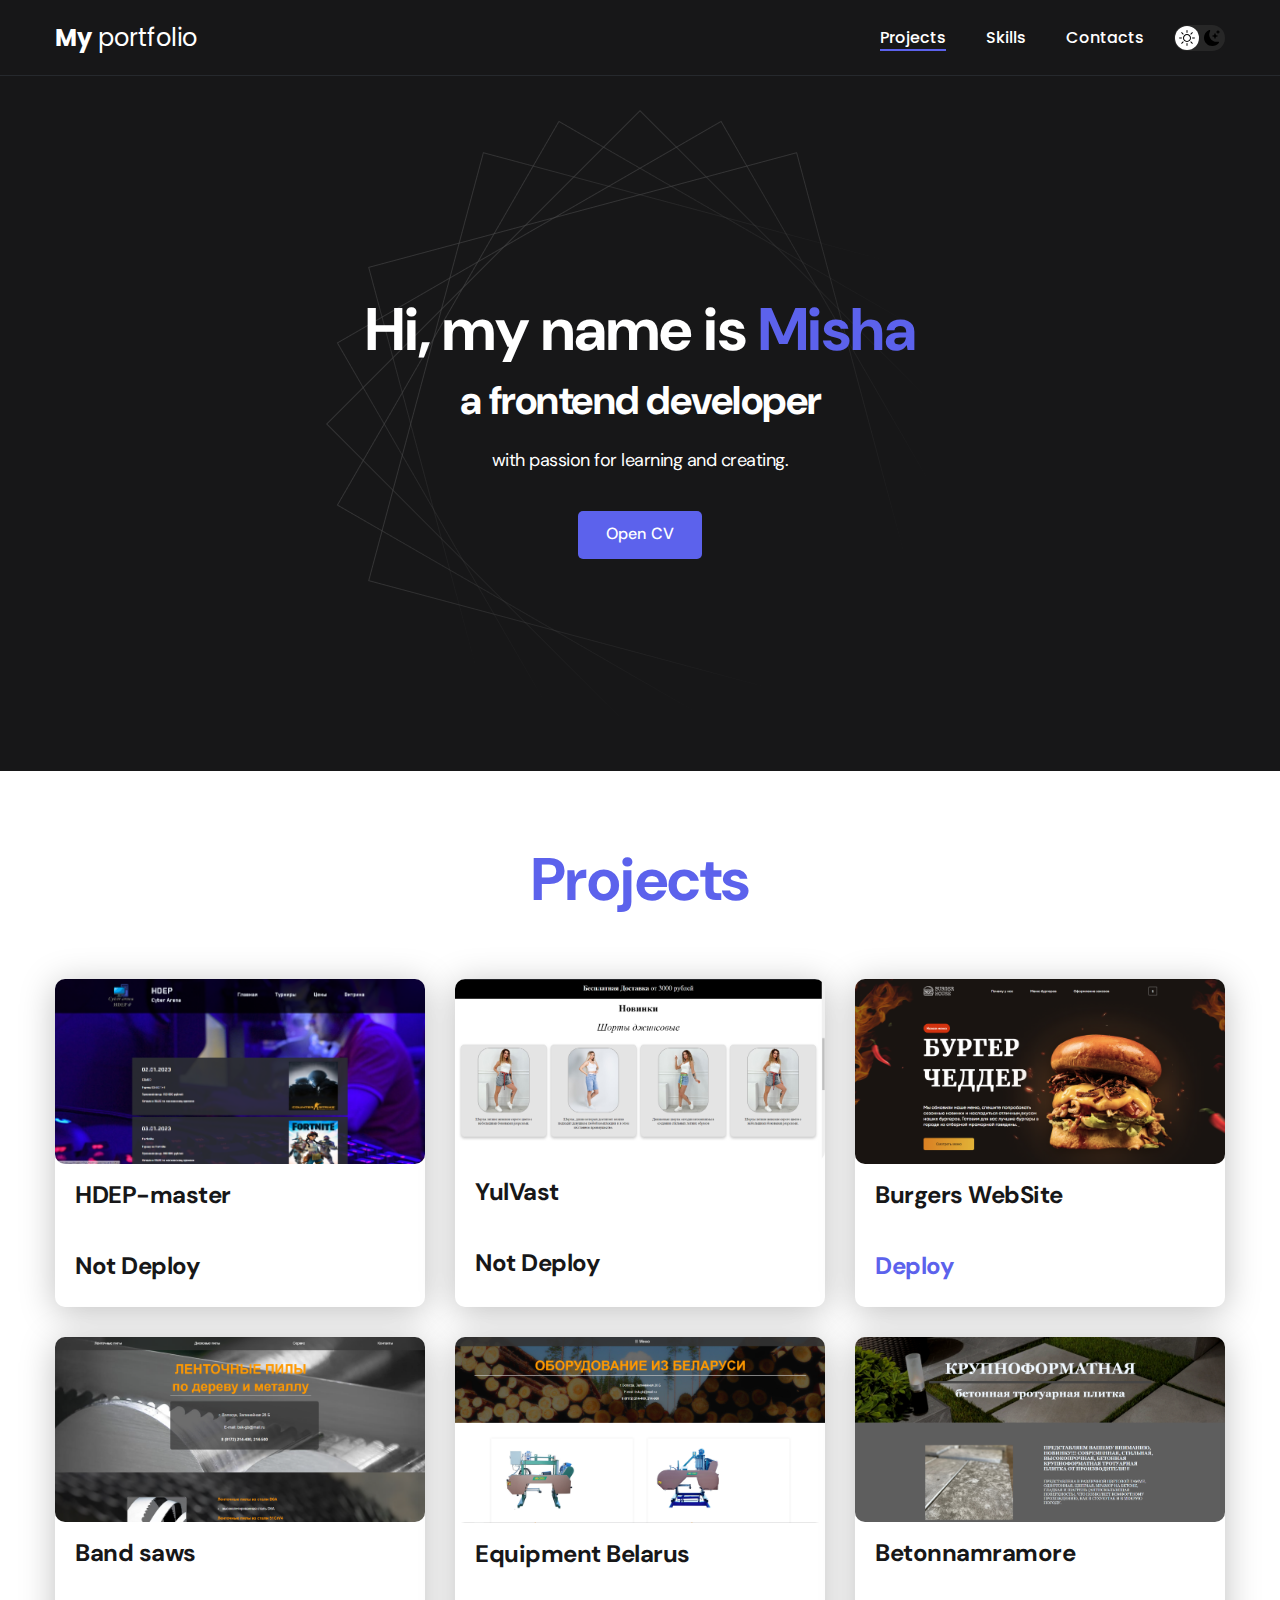
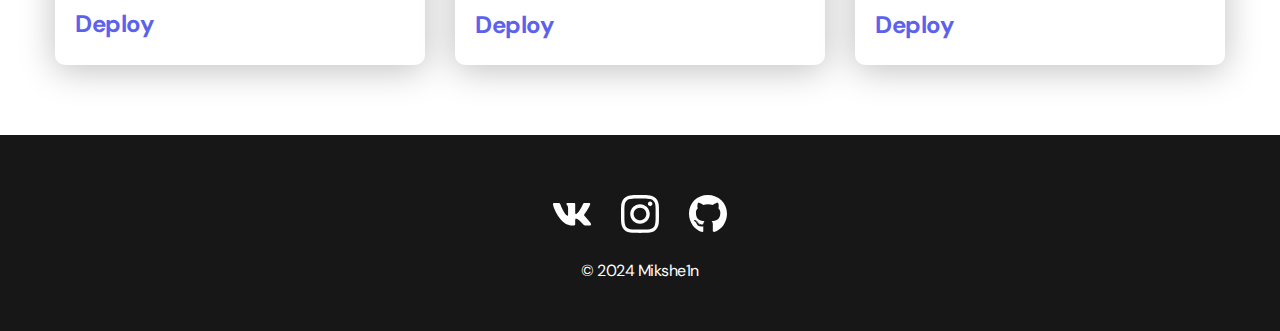
<file: index.html>
<!DOCTYPE html>
<html lang="en">
<head>
    <meta charset="UTF-8">
    <meta http-equiv="X-UA-Compatible" content="IE=edge">
    <meta name="viewport" content="width=device-width, initial-scale=1.0">
    <title>My portfolio</title>
    <link rel="stylesheet" href="./css/main.css">
</head>
<body>
    <nav class="nav">
        <div class="container">
            <div class="nav-row">
                <a href="./index.html" class="logo"><strong>My</strong> portfolio</a>

                <button class="dark-mode-btn">
                    <img src="./img/icons/sun.svg" alt="Light mode" class="dark-mode-btn__icon">
                    <img src="./img/icons/moon.svg" alt="Dark mode" class="dark-mode-btn__icon">
                </button>

                <ul class="nav-list">
                    <li class="nav-list__item"><a href="./index.html" class="nav-list__link nav-list__link--active">Projects</a></li>
                    <li class="nav-list__item"><a href="./skills.html" class="nav-list__link">Skills</a></li>
                    <li class="nav-list__item"><a href="./contacts.html" class="nav-list__link">Contacts</a></li>
                </ul>
            </div>
        </div>
    </nav>

    <header class="header">
        <div class="header__wrapper">
            <h1 class="header__title">
                <strong>Hi, my name is <em>Misha</em></strong><br>
                a frontend developer
            </h1>
            <div class="header__text">
                <p>with passion for learning and creating.</p>
            </div>
            <a class="btn" href="https://www.figma.com/file/a4PA91weYw5b8nlNmFvLWZ/Resume?type=design&node-id=0%3A1&mode=design&t=s1v1Ycs8ajgRKjzO-1">Open CV</a>
            <!-- <a class="btn"><button onclick="openModal()">Open CV</button></a>
            <div id="myModal">
                <p>Выберите язык:</p>
                <button onclick="downloadFile('ENG')">ENG</button>
                <button onclick="downloadFile('RUS')">RUS</button>
            </div> -->
        </div>
    </header>

    <main class="section">
        <div class="container">
            <h2 class="title-1">Projects</h2>
            <ul class="projects">
                <li class="project">
                    <a href="./project-page.html">
                        <img src="./img/projects/1.png" alt="Project img" class="project__img">
                        <h3 class="project__title">HDEP-master</h3>
                        <h3 class="project__title">Not Deploy</h3>
                    </a>
                </li>
                <li class="project">
                    <a href="./project-page 3.html">
                        <img src="./img/projects/3.png" alt="Project img" class="project__img">
                        <h3 class="project__title">YulVast</h3>
                        <h3 class="project__title">Not Deploy</h3>
                    </a>
                </li>
                <li class="project">
                    <a href="./project-page 2.html">
                        <img src="./img/projects/2.png" alt="Project img" class="project__img">
                        <h3 class="project__title">Burgers WebSite</h3>
                        <h3 class="project__title"><a href="https://mikshe1n.github.io/ITlogiya/" target="_blank" class="link__text" >Deploy</a></h3>
                    </a>
                </li>
                
                <li class="project">
                    <a href="./project-page 4.html">
                        <img src="./img/projects/4.png" alt="Project img" class="project__img">
                        <h3 class="project__title">Band saws</h3>
                        <h3 class="project__title"><a href="https://mikshe1n.github.io/Band_Saws/" target="_blank" class="link__text" >Deploy</a></h3>
                    </a>
                </li>
                <li class="project">
                    <a href="./project-page 5.html">
                        <img src="./img/projects/5.png" alt="Project img" class="project__img">
                        <h3 class="project__title">Equipment Belarus</h3>
                        <h3 class="project__title"><a href="https://mikshe1n.github.io/EQUIPMENT_BELARUS/" target="_blank" class="link__text" >Deploy</a></h3>
                    </a>
                </li>
                <li class="project">
                    <a href="./project-page 6.html">
                        <img src="./img/projects/6.png" alt="Project img" class="project__img">
                        <h3 class="project__title">Betonnamramore</h3>
                        <h3 class="project__title"><a href="https://mikshe1n.github.io/betonnamramore/" target="_blank" class="link__text" >Deploy</a></h3>
                    </a>
                </li>
                
            </ul>
        </div>
    </main>

    <footer class="footer">
        <div class="container">
            <div class="footer__wrapper">
                <ul class="social">
                    <li class="social__item"><a href="https://vk.com/mikshe1n"><img src="./img/icons/vk.svg" alt="Link"></a></li>
                    <li class="social__item"><a href="#!"><img src="./img/icons/instagram.svg" alt="Link"></a></li>
                    <li class="social__item"><a href="https://github.com/Mikshe1n"><img src="./img/icons/gitHub.svg" alt="Link"></a></li>
                </ul>
                <div class="copyright">
                    <p>© 2024 Mikshe1n</p>
                </div>
            </div>
        </div>
    </footer>

    <script src="./js/main.js"></script>

</body>
</html>
</file>
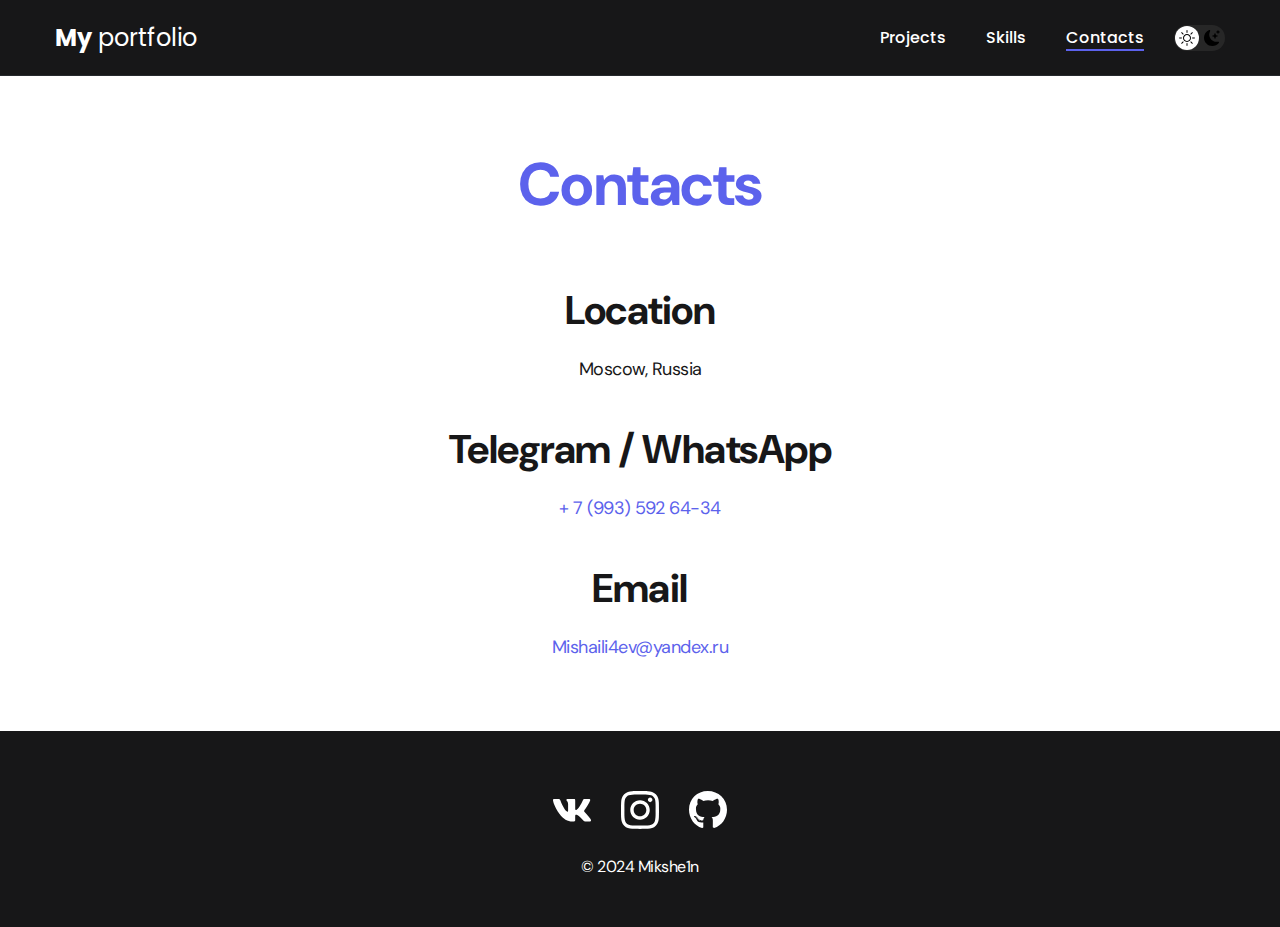
<file: contacts.html>
<!DOCTYPE html>
<html lang="en">
<head>
    <meta charset="UTF-8">
    <meta http-equiv="X-UA-Compatible" content="IE=edge">
    <meta name="viewport" content="width=device-width, initial-scale=1.0">
    <title>My portfolio</title>
    <link rel="stylesheet" href="./css/main.css">
</head>
<body>
    <nav class="nav">
        <div class="container">
            <div class="nav-row">
                <a href="./index.html" class="logo"><strong>My</strong> portfolio</a>

                <button class="dark-mode-btn">
                    <img src="./img/icons/sun.svg" alt="Light mode" class="dark-mode-btn__icon">
                    <img src="./img/icons/moon.svg" alt="Dark mode" class="dark-mode-btn__icon">
                </button>
                
                <ul class="nav-list">
                    <li class="nav-list__item"><a href="./index.html" class="nav-list__link">Projects</a></li>
                    <li class="nav-list__item"><a href="./skills.html" class="nav-list__link">Skills</a></li>
                    <li class="nav-list__item"><a href="./contacts.html" class="nav-list__link nav-list__link--active">Contacts</a></li>
                </ul>
            </div>
        </div>
    </nav>

    <main class="section">
        <div class="container">
                <h1 class="title-1">Contacts</h1>

                <ul class="content-list">
                    <li class="content-list__item">
                        <h2 class="title-2">Location</h2>
                        <p>Moscow, Russia</p>
                    </li>
                    <li class="content-list__item">
                        <h2 class="title-2">Telegram / WhatsApp</h2>
                        <p><a href="tel:+79051234567">+ 7 (993) 592 64-34</a></p>
                    </li>
                    <li class="content-list__item">
                        <h2 class="title-2">Email</h2>
                        <p><a href="#!">Mishaili4ev@yandex.ru</a></p>
                    </li>
                </ul>

        </div>
    </main>

    <footer class="footer">
        <div class="container">
            <div class="footer__wrapper">
                <ul class="social">
                    <li class="social__item"><a href="https://vk.com/mikshe1n"><img src="./img/icons/vk.svg" alt="Link"></a></li>
                    <li class="social__item"><a href="#!"><img src="./img/icons/instagram.svg" alt="Link"></a></li>
                    <li class="social__item"><a href="https://github.com/Mikshe1n"><img src="./img/icons/gitHub.svg" alt="Link"></a></li>
                </ul>
                <div class="copyright">
                    <p>© 2024 Mikshe1n</p>
                </div>
            </div>
        </div>
    </footer>

    <script src="./js/main.js"></script>

</body>
</html>
</file>
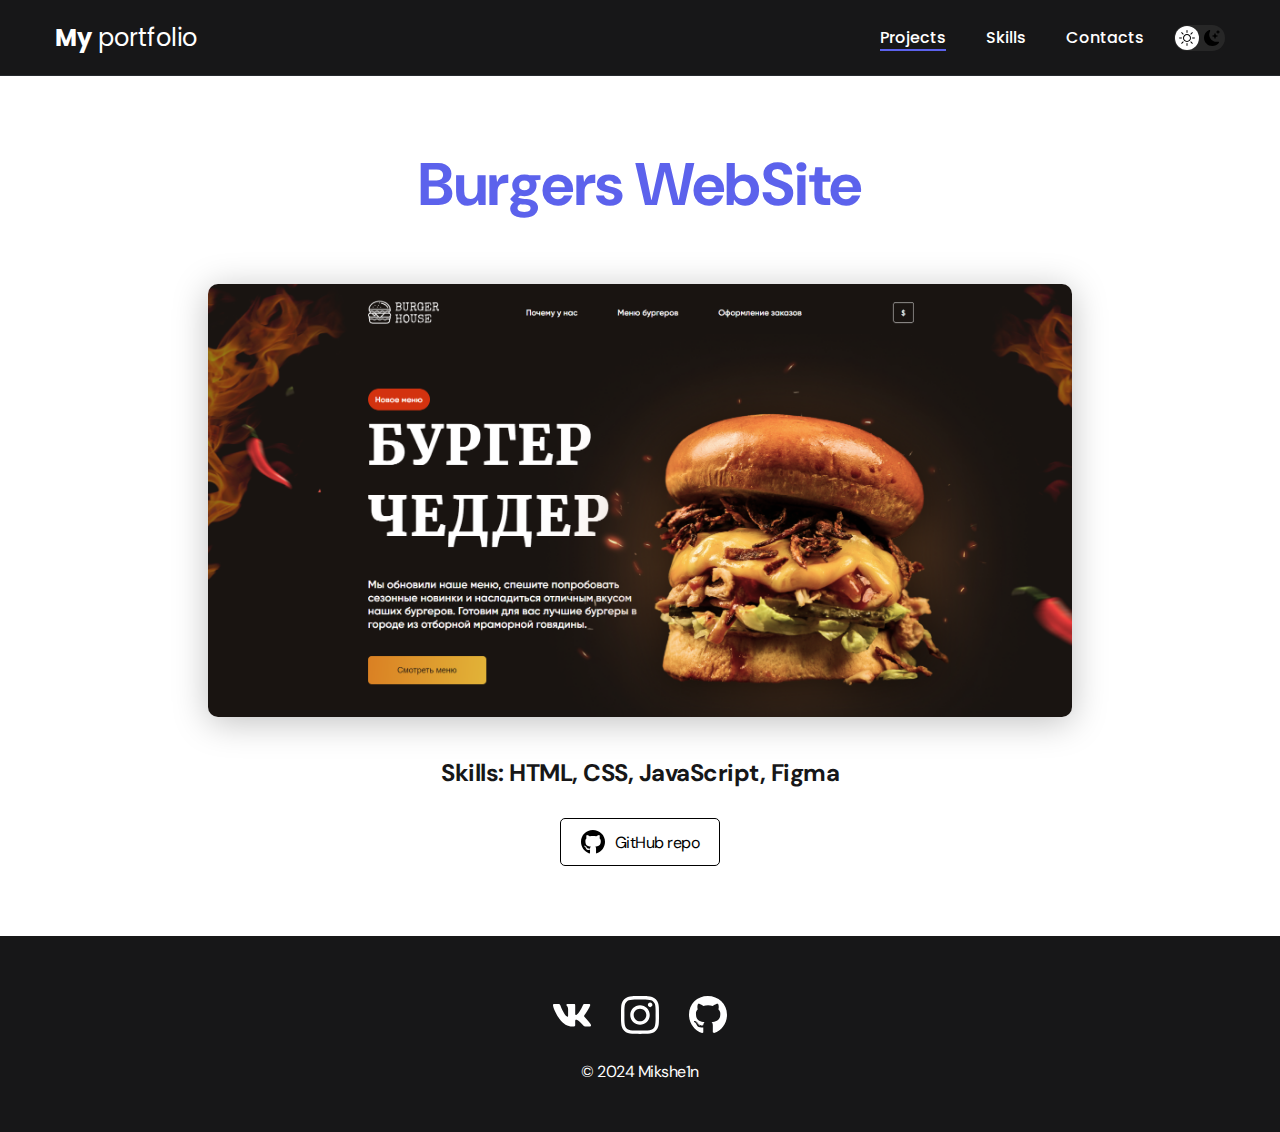
<file: project-page 2.html>
<!DOCTYPE html>
<html lang="en">
<head>
    <meta charset="UTF-8">
    <meta http-equiv="X-UA-Compatible" content="IE=edge">
    <meta name="viewport" content="width=device-width, initial-scale=1.0">
    <title>My portfolio</title>
    <link rel="stylesheet" type="text/css" href="./css/main.css">
</head>
<body>
    <nav class="nav">
        <div class="container">
            <div class="nav-row">
                <a href="./index.html" class="logo"><strong>My</strong> portfolio</a>

                <button class="dark-mode-btn">
                    <img src="./img/icons/sun.svg" alt="Light mode" class="dark-mode-btn__icon">
                    <img src="./img/icons/moon.svg" alt="Dark mode" class="dark-mode-btn__icon">
                </button>

                <ul class="nav-list">
                    <li class="nav-list__item"><a href="./index.html" class="nav-list__link nav-list__link--active">Projects</a></li>
                    <li class="nav-list__item"><a href="./skills.html" class="nav-list__link">Skills</a></li>
                    <li class="nav-list__item"><a href="./contacts.html" class="nav-list__link">Contacts</a></li>
                </ul>
            </div>
        </div>
    </nav>

    <main class="section">
        <div class="container">
            <div class="project-details">

                <h1 class="title-1">Burgers WebSite</h1>

                <img src="./img/projects/2.png" alt="" class="project-details__cover">

                <div class="project-details__desc">
                    <p>Skills: HTML, CSS, JavaScript, Figma</p>
                </div>

                <a href="https://github.com/Mikshe1n/ITlogiya.git" class="btn-outline" target="_blank">
                    <img src="./img/icons/gitHub-black.svg" alt="">
                    GitHub repo
                </a>

            </div>
        </div>
    </main>

    <footer class="footer">
        <div class="container">
            <div class="footer__wrapper">
                <ul class="social">
                    <li class="social__item"><a href="https://vk.com/mikshe1n"><img src="./img/icons/vk.svg" alt="Link"></a></li>
                    <li class="social__item"><a href="#!"><img src="./img/icons/instagram.svg" alt="Link"></a></li>
                    <li class="social__item"><a href="https://github.com/Mikshe1n"><img src="./img/icons/gitHub.svg" alt="Link"></a></li>
                </ul>
                <div class="copyright">
                    <p>© 2024 Mikshe1n</p>
                </div>
            </div>
        </div>
    </footer>

    <script src="./js/main.js"></script>

</body>
</html>
</file>
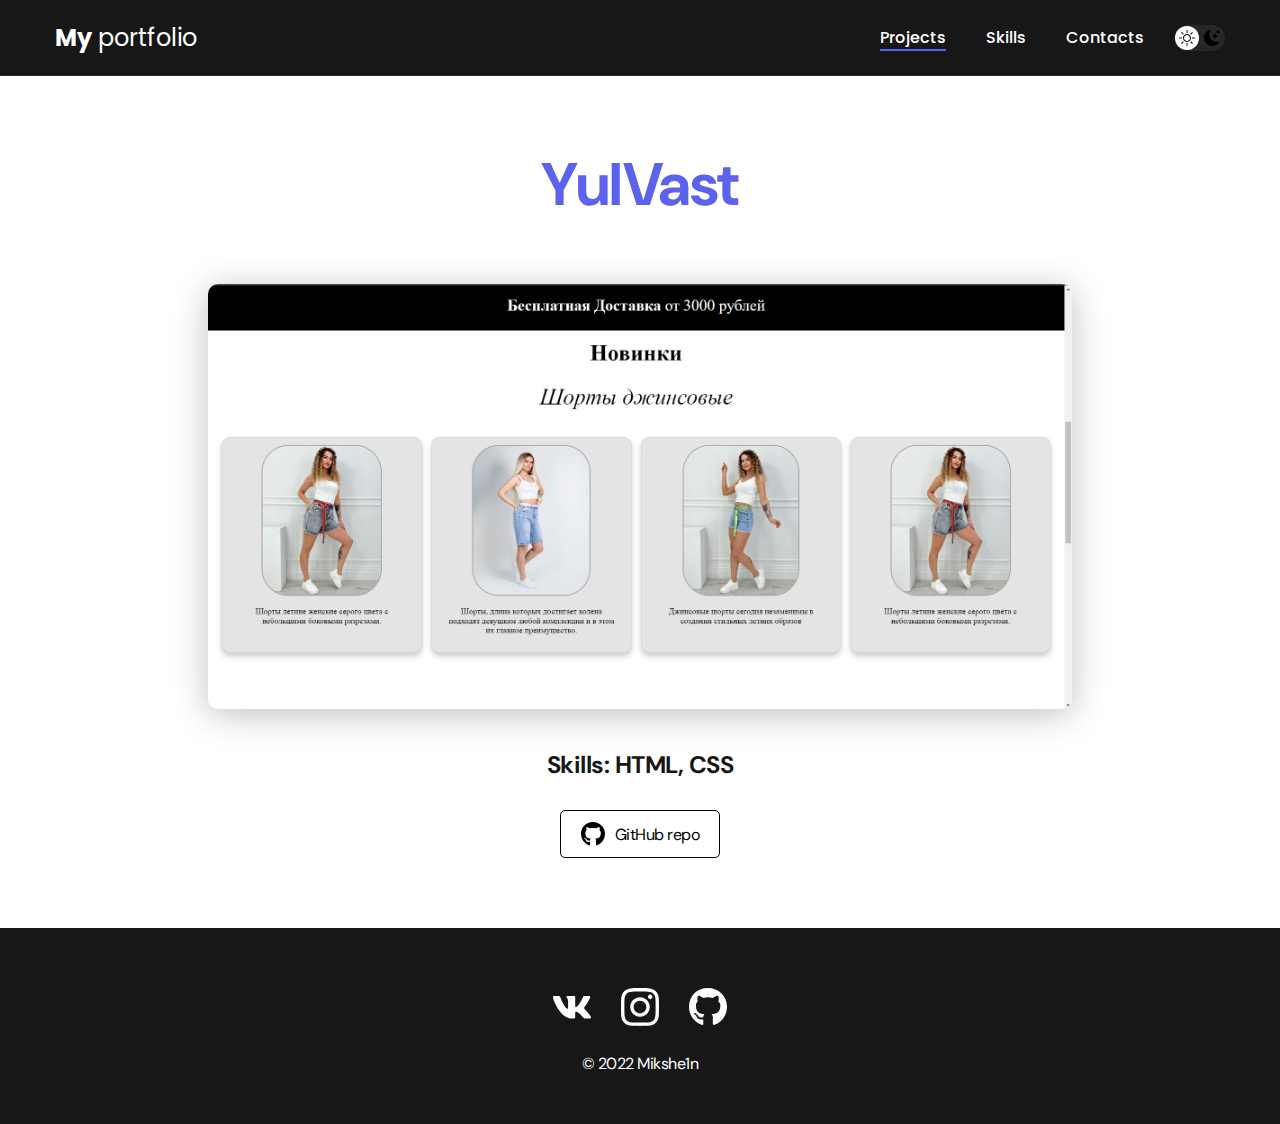
<file: project-page 3.html>
<!DOCTYPE html>
<html lang="en">
<head>
    <meta charset="UTF-8">
    <meta http-equiv="X-UA-Compatible" content="IE=edge">
    <meta name="viewport" content="width=device-width, initial-scale=1.0">
    <title>My portfolio</title>
    <link rel="stylesheet" href="./css/main.css">
</head>
<body>
    <nav class="nav">
        <div class="container">
            <div class="nav-row">
                <a href="./index.html" class="logo"><strong>My</strong> portfolio</a>

                <button class="dark-mode-btn">
                    <img src="./img/icons/sun.svg" alt="Light mode" class="dark-mode-btn__icon">
                    <img src="./img/icons/moon.svg" alt="Dark mode" class="dark-mode-btn__icon">
                </button>

                <ul class="nav-list">
                    <li class="nav-list__item"><a href="./index.html" class="nav-list__link nav-list__link--active">Projects</a></li>
                    <li class="nav-list__item"><a href="./skills.html" class="nav-list__link">Skills</a></li>
                    <li class="nav-list__item"><a href="./contacts.html" class="nav-list__link">Contacts</a></li>
                </ul>
            </div>
        </div>
    </nav>

    <main class="section">
        <div class="container">
            <div class="project-details">

                <h1 class="title-1">YulVast</h1>

                <img src="./img/projects/3.png" alt="" class="project-details__cover">

                <div class="project-details__desc">
                    <p>Skills: HTML, CSS</p>
                </div>

                <a href="https://github.com/Mikshe1n/yulvast" class="btn-outline" target="_blank">
                    <img src="./img/icons/gitHub-black.svg" alt="">
                    GitHub repo
                </a>

            </div>
        </div>
    </main>

    <footer class="footer">
        <div class="container">
            <div class="footer__wrapper">
                <ul class="social">
                    <li class="social__item"><a href="https://vk.com/mikshe1n"><img src="./img/icons/vk.svg" alt="Link"></a></li>
                    <li class="social__item"><a href="#!"><img src="./img/icons/instagram.svg" alt="Link"></a></li>
                    <li class="social__item"><a href="https://github.com/Mikshe1n"><img src="./img/icons/gitHub.svg" alt="Link"></a></li>
                </ul>
                <div class="copyright">
                    <p>© 2022 Mikshe1n</p>
                </div>
            </div>
        </div>
    </footer>

    <script src="./js/main.js"></script>

</body>
</html>
</file>
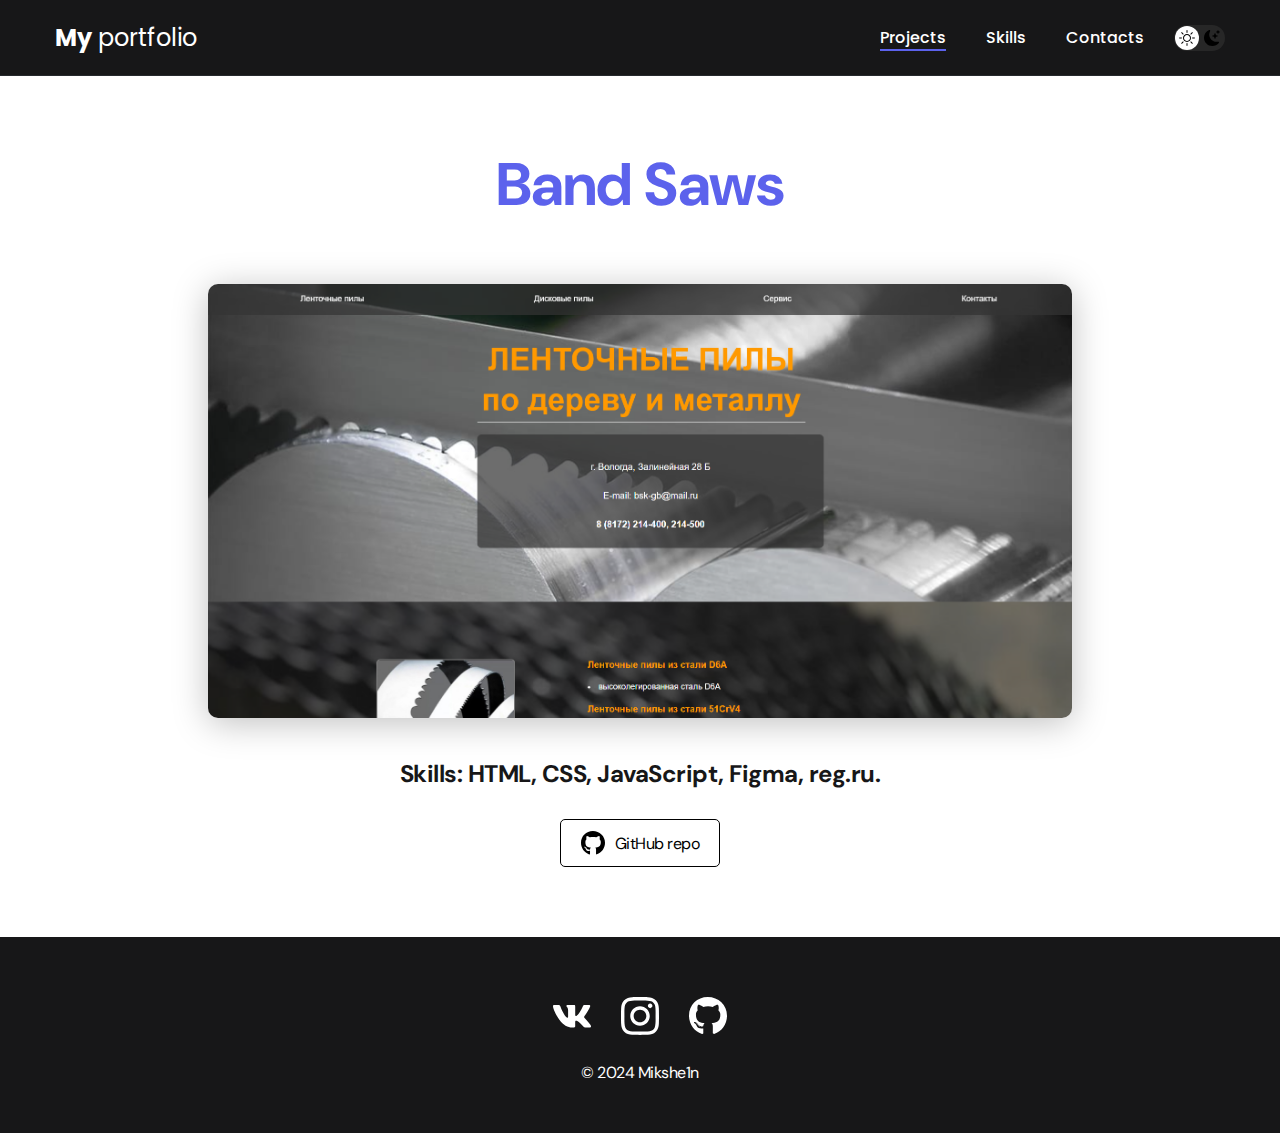
<file: project-page 4.html>
<!DOCTYPE html>
<html lang="en">
<head>
    <meta charset="UTF-8">
    <meta http-equiv="X-UA-Compatible" content="IE=edge">
    <meta name="viewport" content="width=device-width, initial-scale=1.0">
    <title>My portfolio</title>
    <link rel="stylesheet" href="./css/main.css">
</head>
<body>
    <nav class="nav">
        <div class="container">
            <div class="nav-row">
                <a href="./index.html" class="logo"><strong>My</strong> portfolio</a>

                <button class="dark-mode-btn">
                    <img src="./img/icons/sun.svg" alt="Light mode" class="dark-mode-btn__icon">
                    <img src="./img/icons/moon.svg" alt="Dark mode" class="dark-mode-btn__icon">
                </button>

                <ul class="nav-list">
                    <li class="nav-list__item"><a href="./index.html" class="nav-list__link nav-list__link--active">Projects</a></li>
                    <li class="nav-list__item"><a href="./skills.html" class="nav-list__link">Skills</a></li>
                    <li class="nav-list__item"><a href="./contacts.html" class="nav-list__link">Contacts</a></li>
                </ul>
            </div>
        </div>
    </nav>

    <main class="section">
        <div class="container">
            <div class="project-details">

                <h1 class="title-1">Band Saws</h1>

                <img src="./img/projects/4.png" alt="" class="project-details__cover">

                <div class="project-details__desc">
                    <p>Skills: HTML, CSS, JavaScript, Figma, reg.ru.</p>
                </div>

                <a href="https://github.com/Mikshe1n/Band_Saws" target="_blank" class="btn-outline">
                    <img src="./img/icons/gitHub-black.svg" alt="">
                    GitHub repo
                </a>

            </div>
        </div>
    </main>

    <footer class="footer">
        <div class="container">
            <div class="footer__wrapper">
                <ul class="social">
                    <li class="social__item"><a href="https://vk.com/mikshe1n"><img src="./img/icons/vk.svg" alt="Link"></a></li>
                    <li class="social__item"><a href="#!"><img src="./img/icons/instagram.svg" alt="Link"></a></li>
                    <li class="social__item"><a href="https://github.com/Mikshe1n"><img src="./img/icons/gitHub.svg" alt="Link"></a></li>
                </ul>
                <div class="copyright">
                    <p>© 2024 Mikshe1n</p>
                </div>
            </div>
        </div>
    </footer>

    <script src="./js/main.js"></script>

</body>
</html>
</file>
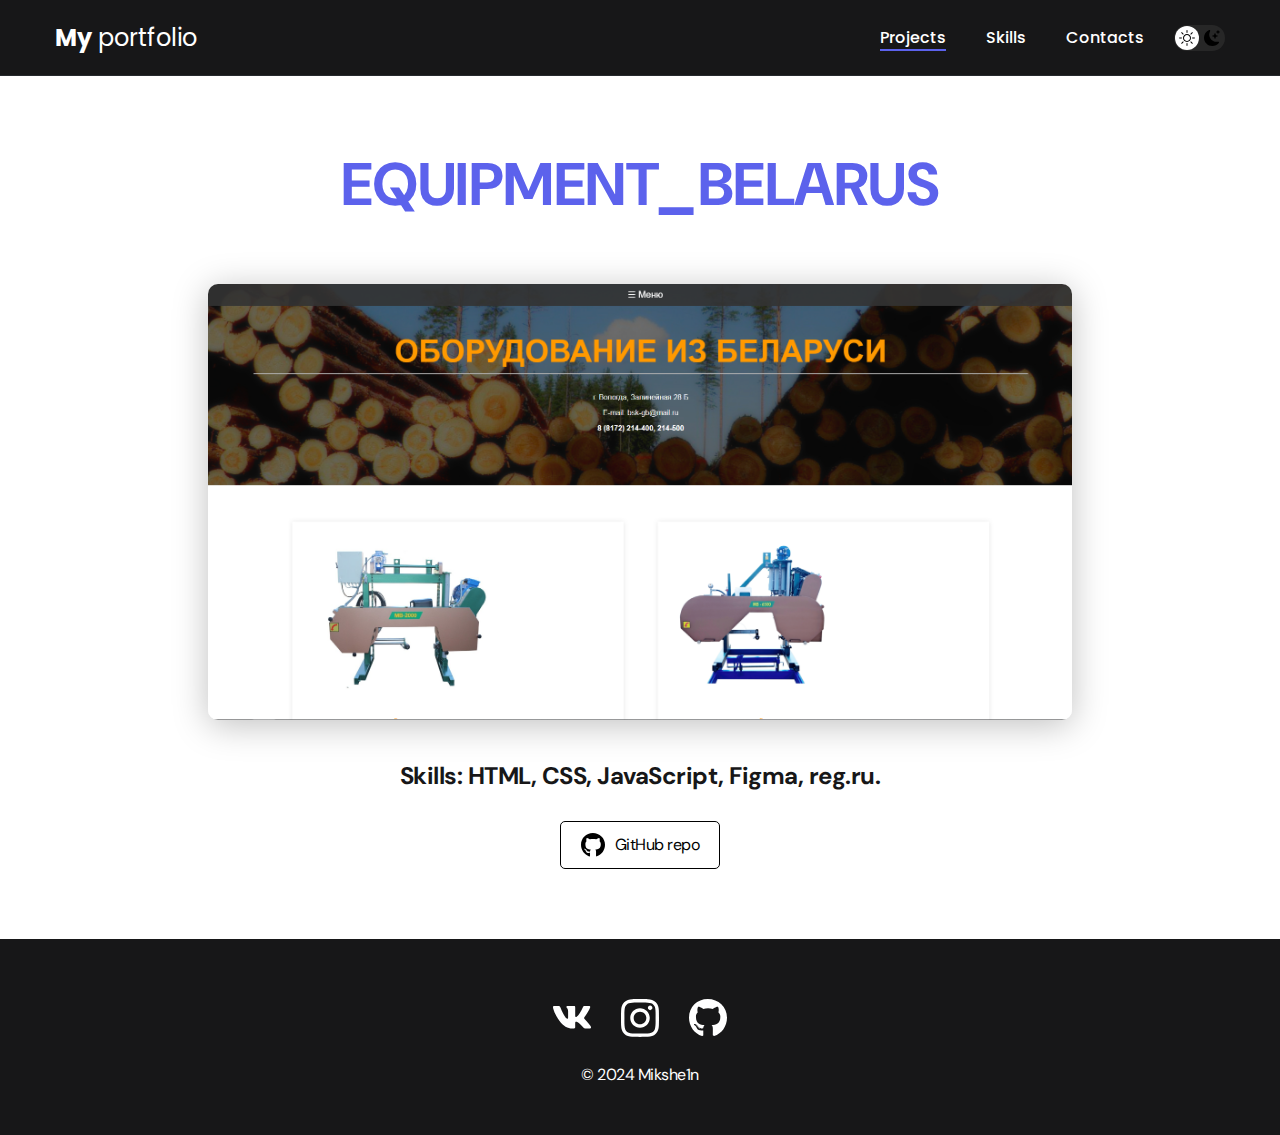
<file: project-page 5.html>
<!DOCTYPE html>
<html lang="en">
<head>
    <meta charset="UTF-8">
    <meta http-equiv="X-UA-Compatible" content="IE=edge">
    <meta name="viewport" content="width=device-width, initial-scale=1.0">
    <title>My portfolio</title>
    <link rel="stylesheet" href="./css/main.css">
</head>
<body>
    <nav class="nav">
        <div class="container">
            <div class="nav-row">
                <a href="./index.html" class="logo"><strong>My</strong> portfolio</a>

                <button class="dark-mode-btn">
                    <img src="./img/icons/sun.svg" alt="Light mode" class="dark-mode-btn__icon">
                    <img src="./img/icons/moon.svg" alt="Dark mode" class="dark-mode-btn__icon">
                </button>

                <ul class="nav-list">
                    <li class="nav-list__item"><a href="./index.html" class="nav-list__link nav-list__link--active">Projects</a></li>
                    <li class="nav-list__item"><a href="./skills.html" class="nav-list__link">Skills</a></li>
                    <li class="nav-list__item"><a href="./contacts.html" class="nav-list__link">Contacts</a></li>
                </ul>
            </div>
        </div>
    </nav>

    <main class="section">
        <div class="container">
            <div class="project-details">

                <h1 class="title-1">EQUIPMENT_BELARUS</h1>

                <img src="./img/projects/5.png" alt="" class="project-details__cover">

                <div class="project-details__desc">
                    <p>Skills: HTML, CSS, JavaScript, Figma, reg.ru.</p>
                </div>

                <a href="https://github.com/Mikshe1n/EQUIPMENT_BELARUS" target="_blank" class="btn-outline">
                    <img src="./img/icons/gitHub-black.svg" alt="">
                    GitHub repo
                </a>

            </div>
        </div>
    </main>

    <footer class="footer">
        <div class="container">
            <div class="footer__wrapper">
                <ul class="social">
                    <li class="social__item"><a href="https://vk.com/mikshe1n"><img src="./img/icons/vk.svg" alt="Link"></a></li>
                    <li class="social__item"><a href="#!"><img src="./img/icons/instagram.svg" alt="Link"></a></li>
                    <li class="social__item"><a href="https://github.com/Mikshe1n"><img src="./img/icons/gitHub.svg" alt="Link"></a></li>
                </ul>
                <div class="copyright">
                    <p>© 2024 Mikshe1n</p>
                </div>
            </div>
        </div>
    </footer>

    <script src="./js/main.js"></script>

</body>
</html>
</file>
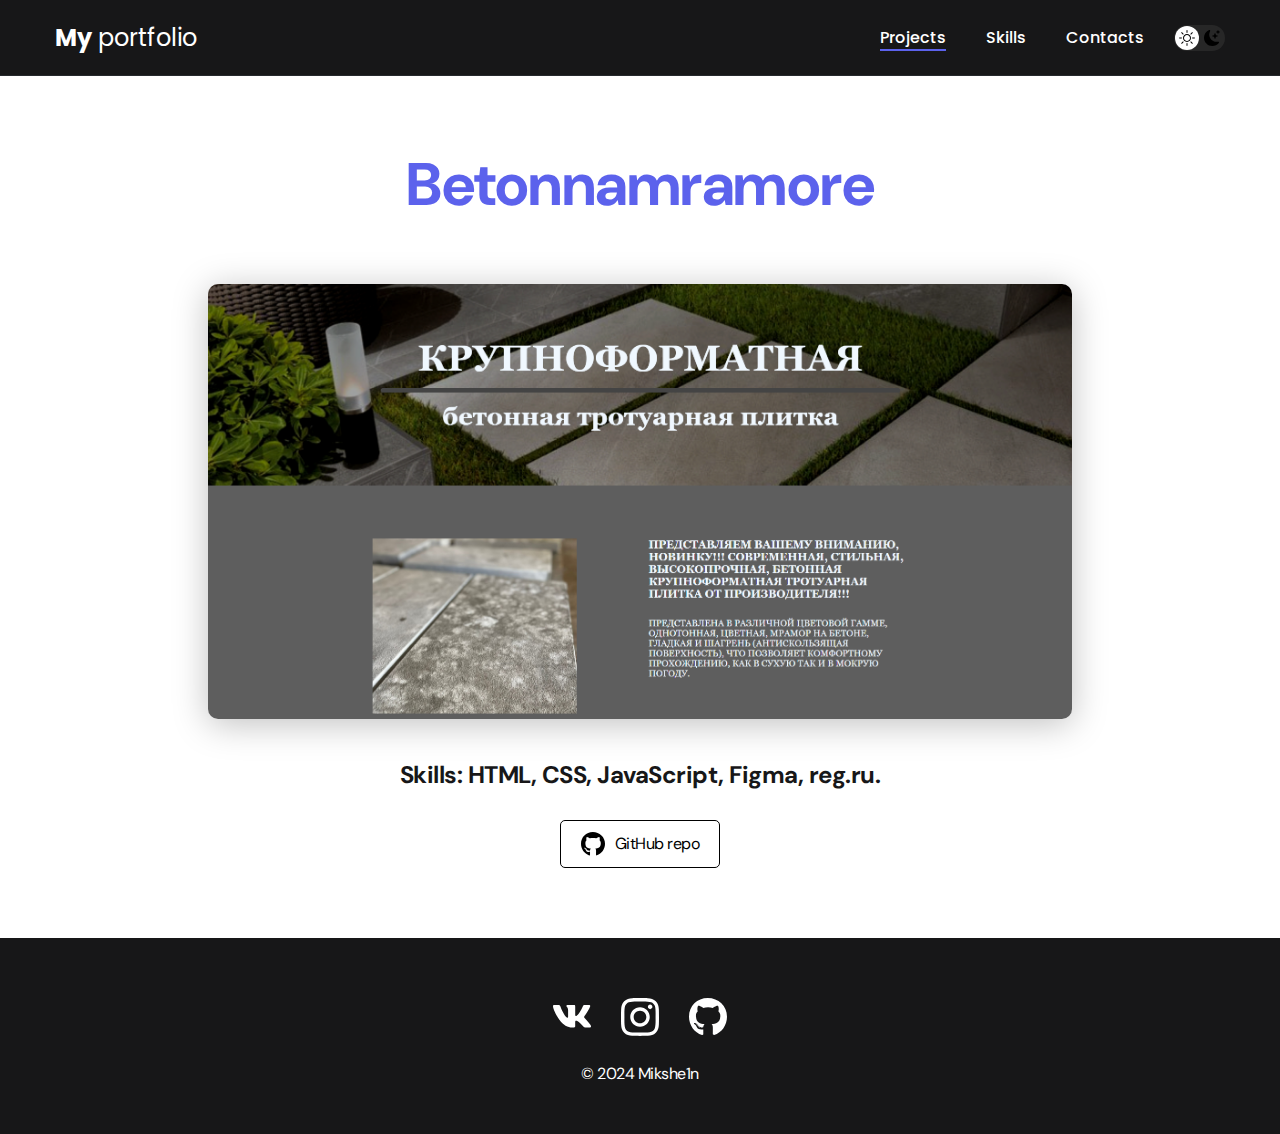
<file: project-page 6.html>
<!DOCTYPE html>
<html lang="en">
<head>
    <meta charset="UTF-8">
    <meta http-equiv="X-UA-Compatible" content="IE=edge">
    <meta name="viewport" content="width=device-width, initial-scale=1.0">
    <title>My portfolio</title>
    <link rel="stylesheet" href="./css/main.css">
</head>
<body>
    <nav class="nav">
        <div class="container">
            <div class="nav-row">
                <a href="./index.html" class="logo"><strong>My</strong> portfolio</a>

                <button class="dark-mode-btn">
                    <img src="./img/icons/sun.svg" alt="Light mode" class="dark-mode-btn__icon">
                    <img src="./img/icons/moon.svg" alt="Dark mode" class="dark-mode-btn__icon">
                </button>

                <ul class="nav-list">
                    <li class="nav-list__item"><a href="./index.html" class="nav-list__link nav-list__link--active">Projects</a></li>
                    <li class="nav-list__item"><a href="./skills.html" class="nav-list__link">Skills</a></li>
                    <li class="nav-list__item"><a href="./contacts.html" class="nav-list__link">Contacts</a></li>
                </ul>
            </div>
        </div>
    </nav>

    <main class="section">
        <div class="container">
            <div class="project-details">

                <h1 class="title-1">Betonnamramore</h1>

                <img src="./img/projects/6.png" alt="" class="project-details__cover">

                <div class="project-details__desc">
                    <p>Skills: HTML, CSS, JavaScript, Figma, reg.ru.</p>
                </div>

                <a href="https://github.com/Mikshe1n/Band_Saws" target="_blank" class="btn-outline">
                    <img src="./img/icons/gitHub-black.svg" alt="">
                    GitHub repo
                </a>

            </div>
        </div>
    </main>

    <footer class="footer">
        <div class="container">
            <div class="footer__wrapper">
                <ul class="social">
                    <li class="social__item"><a href="https://vk.com/mikshe1n"><img src="./img/icons/vk.svg" alt="Link"></a></li>
                    <li class="social__item"><a href="#!"><img src="./img/icons/instagram.svg" alt="Link"></a></li>
                    <li class="social__item"><a href="https://github.com/Mikshe1n"><img src="./img/icons/gitHub.svg" alt="Link"></a></li>
                </ul>
                <div class="copyright">
                    <p>© 2024 Mikshe1n</p>
                </div>
            </div>
        </div>
    </footer>

    <script src="./js/main.js"></script>

</body>
</html>
</file>
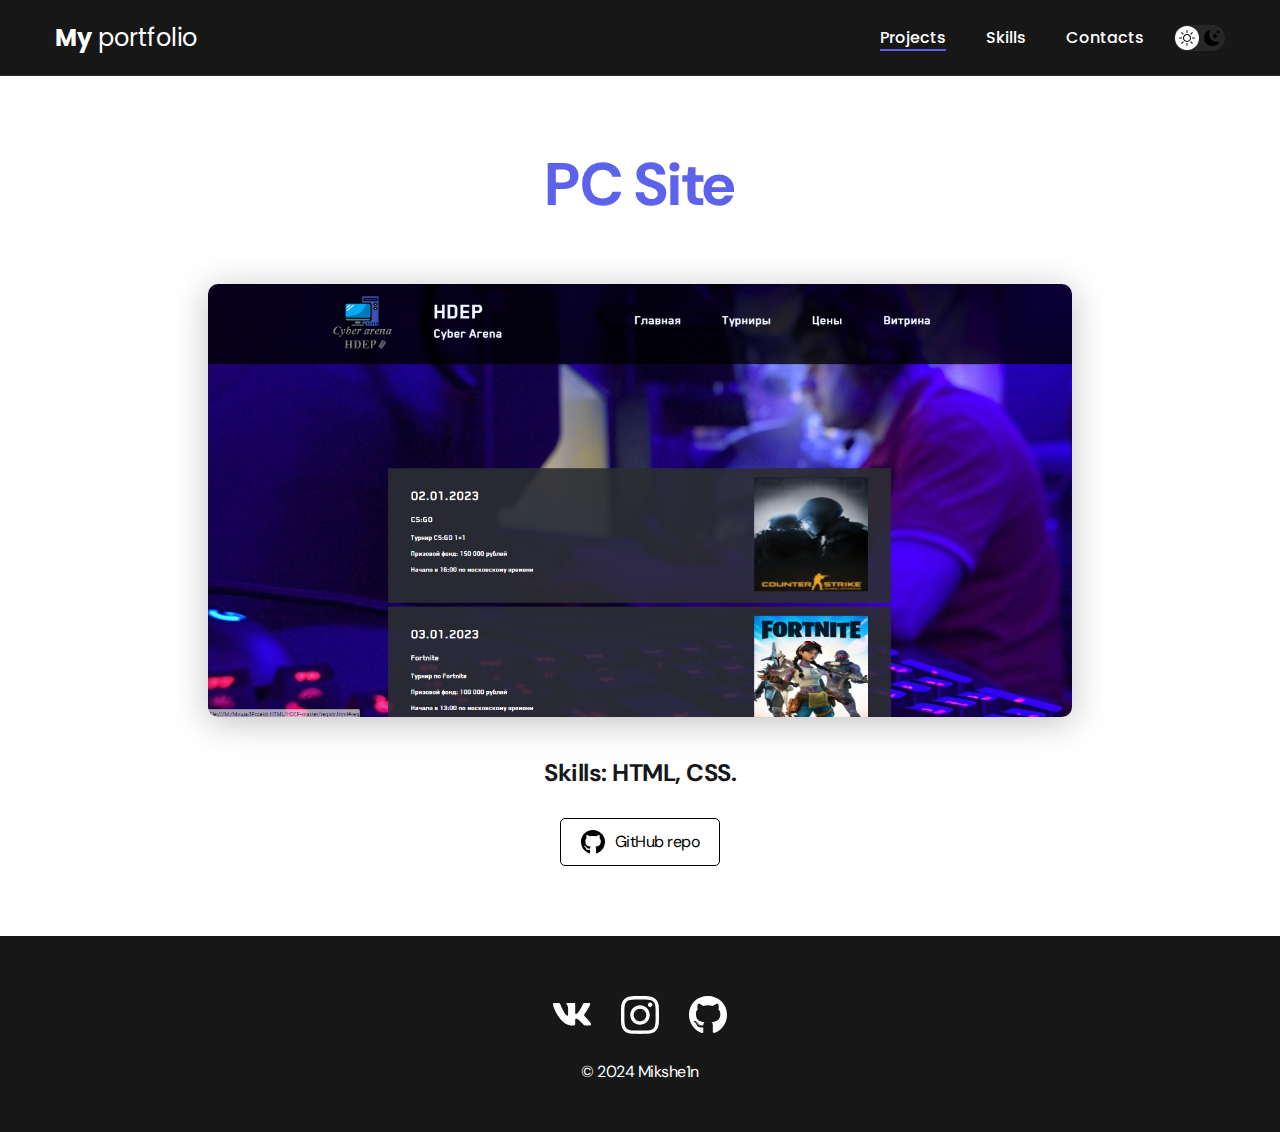
<file: project-page.html>
<!DOCTYPE html>
<html lang="en">
<head>
    <meta charset="UTF-8">
    <meta http-equiv="X-UA-Compatible" content="IE=edge">
    <meta name="viewport" content="width=device-width, initial-scale=1.0">
    <title>My portfolio</title>
    <link rel="stylesheet" href="./css/main.css">
</head>
<body>
    <nav class="nav">
        <div class="container">
            <div class="nav-row">
                <a href="./index.html" class="logo"><strong>My</strong> portfolio</a>

                <button class="dark-mode-btn">
                    <img src="./img/icons/sun.svg" alt="Light mode" class="dark-mode-btn__icon">
                    <img src="./img/icons/moon.svg" alt="Dark mode" class="dark-mode-btn__icon">
                </button>

                <ul class="nav-list">
                    <li class="nav-list__item"><a href="./index.html" class="nav-list__link nav-list__link--active">Projects</a></li>
                    <li class="nav-list__item"><a href="./skills.html" class="nav-list__link">Skills</a></li>
                    <li class="nav-list__item"><a href="./contacts.html" class="nav-list__link">Contacts</a></li>
                </ul>
            </div>
        </div>
    </nav>

    <main class="section">
        <div class="container">
            <div class="project-details">

                <h1 class="title-1">PC Site</h1>

                <img src="./img/projects/1.png" alt="" class="project-details__cover">

                <div class="project-details__desc">
                    <p>Skills: HTML, CSS.</p>
                </div>

                <a href="https://github.com/Artem047/HDEP.git" target="_blank" class="btn-outline">
                    <img src="./img/icons/gitHub-black.svg" alt="">
                    GitHub repo
                </a>

            </div>
        </div>
    </main>

    <footer class="footer">
        <div class="container">
            <div class="footer__wrapper">
                <ul class="social">
                    <li class="social__item"><a href="https://vk.com/mikshe1n"><img src="./img/icons/vk.svg" alt="Link"></a></li>
                    <li class="social__item"><a href="#!"><img src="./img/icons/instagram.svg" alt="Link"></a></li>
                    <li class="social__item"><a href="https://github.com/Mikshe1n"><img src="./img/icons/gitHub.svg" alt="Link"></a></li>
                </ul>
                <div class="copyright">
                    <p>© 2024 Mikshe1n</p>
                </div>
            </div>
        </div>
    </footer>

    <script src="./js/main.js"></script>

</body>
</html>
</file>
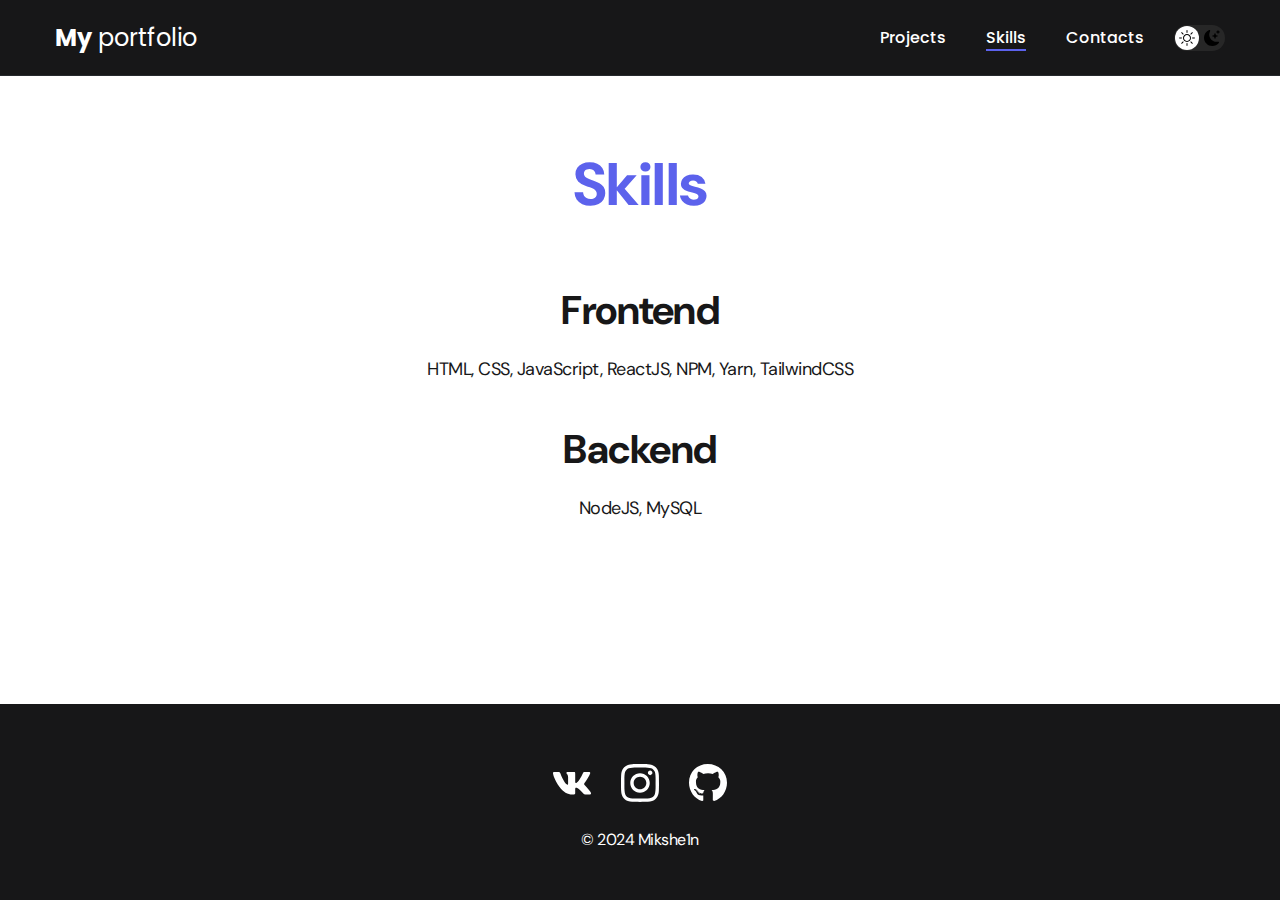
<file: skills.html>
<!DOCTYPE html>
<html lang="en">
<head>
    <meta charset="UTF-8">
    <meta http-equiv="X-UA-Compatible" content="IE=edge">
    <meta name="viewport" content="width=device-width, initial-scale=1.0">
    <title>My portfolio</title>
    <link rel="stylesheet" href="./css/main.css">
</head>
<body>
    <nav class="nav">
        <div class="container">
            <div class="nav-row">
                <a href="./index.html" class="logo"><strong>My</strong> portfolio</a>

                <button class="dark-mode-btn">
                    <img src="./img/icons/sun.svg" alt="Light mode" class="dark-mode-btn__icon">
                    <img src="./img/icons/moon.svg" alt="Dark mode" class="dark-mode-btn__icon">
                </button>

                <ul class="nav-list">
                    <li class="nav-list__item"><a href="./index.html" class="nav-list__link">Projects</a></li>
                    <li class="nav-list__item"><a href="./skills.html" class="nav-list__link nav-list__link--active">Skills</a></li>
                    <li class="nav-list__item"><a href="./contacts.html" class="nav-list__link">Contacts</a></li>
                </ul>
            </div>
        </div>
    </nav>

    <main class="section">
        <div class="container">
                <h1 class="title-1">Skills</h1>

                <ul class="content-list">
                    <li class="content-list__item">
                        <h2 class="title-2">Frontend</h2>
                        <p>HTML, CSS, JavaScript, ReactJS, NPM, Yarn, TailwindCSS</p>
                    </li>
                    <li class="content-list__item">
                        <h2 class="title-2">Backend</h2>
                        <p>NodeJS, MySQL</p>
                    </li>
                </ul>

        </div>
    </main>

    <footer class="footer">
        <div class="container">
            <div class="footer__wrapper">
                <ul class="social">
                    <li class="social__item"><a href="https://vk.com/mikshe1n"><img src="./img/icons/vk.svg" alt="Link"></a></li>
                    <li class="social__item"><a href="#!"><img src="./img/icons/instagram.svg" alt="Link"></a></li>
                    <li class="social__item"><a href="https://github.com/Mikshe1n"><img src="./img/icons/gitHub.svg" alt="Link"></a></li>
                </ul>
                <div class="copyright">
                    <p>© 2024 Mikshe1n</p>
                </div>
            </div>
        </div>
    </footer>

    <script src="./js/main.js"></script>

</body>
</html>
</file>
<file: css/main.css>
@import "./reset.css";
@import url('https://fonts.googleapis.com/css2?family=DM+Sans:wght@400;500;700&family=Poppins:wght@400;500;700&display=swap');

/*
font-family: 'DM Sans', sans-serif;
font-family: 'Poppins', sans-serif;
*/

/* * {
    border: 1px solid red;
} */

:root {
    --blackpure: #000;
    --black: #171718;
    --black-border: #26292D;
    --white: #fff;
    --purple: #5C62EC;

    --text-color: var(--black);

    --dark-bg: var(--black);
    --dark-border: var(--black-border);
    --header-text: var(--white);
    --accent: var(--purple);

    /* Light mode */
    --page-bg: var(--white);
    --text-color: var(--black);

    --title-1: var(--accent);

    --project-card-bg: var(--white);
    --project-card-text: var(--black);
    --box-shadow: 0px 5px 35px rgba(0, 0, 0, 0.25);
}

.dark {
     /* Dark mode */
    --page-bg: #252526;
    --text-color: var(--white);

    --title-1: var(--white);

    --project-card-bg: var(--black);
    --project-card-text: var(--white);
    --box-shadow: 0px 5px 35px rgba(0, 0, 0, 0.8);
}

html, body {
    display: flex;
    flex-direction: column;
    min-height: 100vh;

    font-family: 'DM Sans', sans-serif;
    letter-spacing: -0.5px;

    /* Light mode */
    background-color: var(--page-bg);
    color: var(--text-color);
}

/* General */
/* Стили для модального окна */
#myModal {
    display: none;
    position: fixed;
    top: 50%;
    left: 50%;
    transform: translate(-50%, -50%);
    padding: 20px;
    background-color: #252525;
    border: 1px solid #ccc;
    z-index: 1;
    text-align: center;
  }

  /* Стили для кнопок в модальном окне */
  #myModal button {
    margin: 0 10px;
    padding: 10px;
    cursor: pointer;
  }


.container {
    margin: 0 auto;
    padding: 0 15px;
    max-width: 1200px;
}

.none {
    display: none !important;
}

.section {
    padding: 70px 0;
}

.title-1 {
    margin-bottom: 60px;

    font-size: 60px;
    font-weight: 700;
    line-height: 1.3;
    color: var(--title-1);
    text-align: center;
}

.title-2 {
    margin-bottom: 20px;

    font-size: 40px;
    font-weight: 700;
    line-height: 1.3;
}

/* Nav */

.nav {
    padding: 20px 0;
    border-bottom: 1px solid var(--dark-border);
    background-color: var(--dark-bg);
    color: var(--header-text);
    letter-spacing: normal;
}

.nav-row {
    display: flex;
    justify-content: flex-end;
    align-items: center;
    column-gap: 30px;
    row-gap: 20px;
    flex-wrap: wrap;
}

.logo {
    margin-right: auto;
    color: var(--header-text);
    font-size: 24px;
    font-family: 'Poppins', sans-serif;
}

.logo strong {
    font-weight: 700;
}

.nav-list {
    display: flex;
    flex-wrap: wrap;
    row-gap: 10px;
    align-items: center;
    column-gap: 40px;
    font-size: 16px;
    font-weight: 500;
    font-family: 'Poppins', sans-serif;
}
.link__text {
    color: var(--title-1);
    transition: opacity 0.2s ease-in;
    transition: 0.2s;
}

.link__text:hover {
    opacity: 0.8;
    transition: 0.2s;
}

.nav-list__link {
    color: var(--header-text);
    transition: opacity 0.2s ease-in;
}

.nav-list__link:hover {
    opacity: 0.8;
}

.nav-list__link--active {
    position: relative;
}

.nav-list__link--active::before {
    content: "";

    position: absolute;
    left: 0;
    top: 100%;

    display: block;
    height: 2px;
    width: 100%;
    background-color: var(--accent);
}

/* Dark mode btn */

.dark-mode-btn {
    order: 9;

    position: relative;
    display: flex;
    justify-content: space-between;

    width: 51px;
    height: 26px;
    padding: 5px;

    border-radius: 50px;
    background-color: #272727;
}

.dark-mode-btn::before {
    content: "";

    position: absolute;
    top: 1px;
    left: 1px;

    display: block;
    width: 24px;
    height: 24px;

    border-radius: 50%;
    background-color: var(--white);

    transition: left 0.2s ease-in;
}

.dark-mode-btn--active::before {
    left: 26px;
}

.dark-mode-btn__icon {
    position: relative;
    z-index: 9;
}

/* Header */

.header {
    padding: 40px 0;
    min-height: 695px;

    display: flex;
    justify-content: center;
    align-items: center;

    background-color: var(--dark-bg);
    background-image: url('./../img/header-bg.png');
    background-repeat: no-repeat;
    background-size: auto;
    background-position: center center;

    color: var(--header-text);
    text-align: center;
}

.header__wrapper {
    padding: 0 15px;
    max-width: 660px;
}

.header__title {
    margin-bottom: 20px;
    font-size: 40px;
    font-weight: 700;
    line-height: 1.4;
}

.header__title strong {
    font-size: 60px;
    font-weight: 700;
}

.header__title em {
    font-style: normal;
    color: var(--accent);
}

.header__text {
    margin-bottom: 40px;
    font-size: 18px;
    line-height: 1.333;
}

.header__text p + p{
    margin-top: 0.5em;
}

/* Btn */

.btn {
    display: inline-block;
    height: 48px;
    padding: 12px 28px;

    cursor: pointer;
    border-radius: 5px;
    background-color: var(--accent);
    color: var(--white);
    letter-spacing: 0.15px;
    font-size: 16px;
    font-weight: 500;

    transition: opacity 0.2s ease-in;
}

.btn:hover {
    opacity: 0.8;
}

.btn:active {
    position: relative;
    top: 1px;
}

/* Btn outline */

.btn-outline {
    display: flex;
    column-gap: 10px;
    align-items: center;

    height: 48px;
    padding: 12px 20px;

    border-radius: 5px;
    border: 1px solid var(--blackpure);
    background-color: var(--white);
    color: var(--blackpure);

    transition: opacity 0.2s ease-in;
}

.btn-outline:hover {
    opacity: 0.8;
}

.btn-outline:active {
    position: relative;
    top: 1px;
}

/* Projects  */

.projects {
    display: flex;
    justify-content: center;
    flex-wrap: wrap;
    column-gap: 30px;
    row-gap: 30px;
}

.project {
    max-width: 370px;
    background-color: var(--project-card-bg);
    box-shadow: var(--box-shadow);
    border-radius: 10px;
}

.project__img {
    border-radius: 10px;
}

.project__title {
    padding: 15px 20px 25px;
    font-weight: 700;
    font-size: 24px;
    line-height: 1.3;
    color: var(--project-card-text);
}

/* Project details */

.project-details {
    margin: 0 auto;
    max-width: 865px;

    display: flex;
    flex-direction: column;
    align-items: center;

    text-align: center;
}

.project-details__cover {
    max-width: 100%;
    margin-bottom: 40px;

    box-shadow: 0px 5px 35px rgba(0, 0, 0, 0.25);
    border-radius: 10px;
}

.project-details__desc {
    margin-bottom: 30px;

    font-weight: 700;
    font-size: 24px;
    line-height: 1.3;
}

/* Content list */

.content-list {
    margin: 0 auto;
    max-width: 570px;
    display: flex;
    flex-direction: column;
    align-items: center;
    row-gap: 40px;
    text-align: center;
}

.content-list a {
    color: var(--accent);
}

.content-list__item {
    font-size: 18px;
    line-height: 1.5;
}

.content-list__item p + p {
    margin-top: 0.5em;
}

/* Footer */

.footer {
    margin-top: auto;
    padding: 60px 0 50px;
    background-color: var(--dark-bg);
    color: var(--header-text);
}

.footer__wrapper {
    display: flex;
    flex-direction: column;
    align-items: center;
    row-gap: 27px;
}

.social {
    display: flex;
    column-gap: 30px;
    align-items: center;
}

.copyright {
    font-size: 16px;
}

.copyright p + p {
    margin-top: 0.5em;
}

@media (max-width: 620px) {

    /* Header  */

    .header {
        min-height: unset;
    }

    .header__title {
        font-size: 30px;
    }

    .header__title strong {
        font-size: 40px;
    }

    /* Nav */

    .nav-row {
        justify-content: space-between;
    }

    .dark-mode-btn {
        order: 0;
    }

    /* General */

    .section {
        padding: 40px 0;
    }

    .title-1 {
        margin-bottom: 30px;
        font-size: 40px;
    }

    .title-2 {
        margin-bottom: 10px;
        font-size: 30px;
    }

    /* Projects */

    .project__title {
        font-size: 22px;
    }

    /* Project page */

    .project-details__desc {
        margin-bottom: 20px;
        font-size: 22px;
    }

    /* Content List */

    .content-list {
        row-gap: 20px;
    }

    .content-list__item {
        font-size: 16px;
    }

    /* Footer */

    .footer {
        padding: 40px 0 30px;
    }

    .footer__wrapper {
        row-gap: 20px;
    }

    /* Social */

    .social {
        column-gap: 20px;
    }

    .social__item {
        width: 28px;
    }

}
</file>
